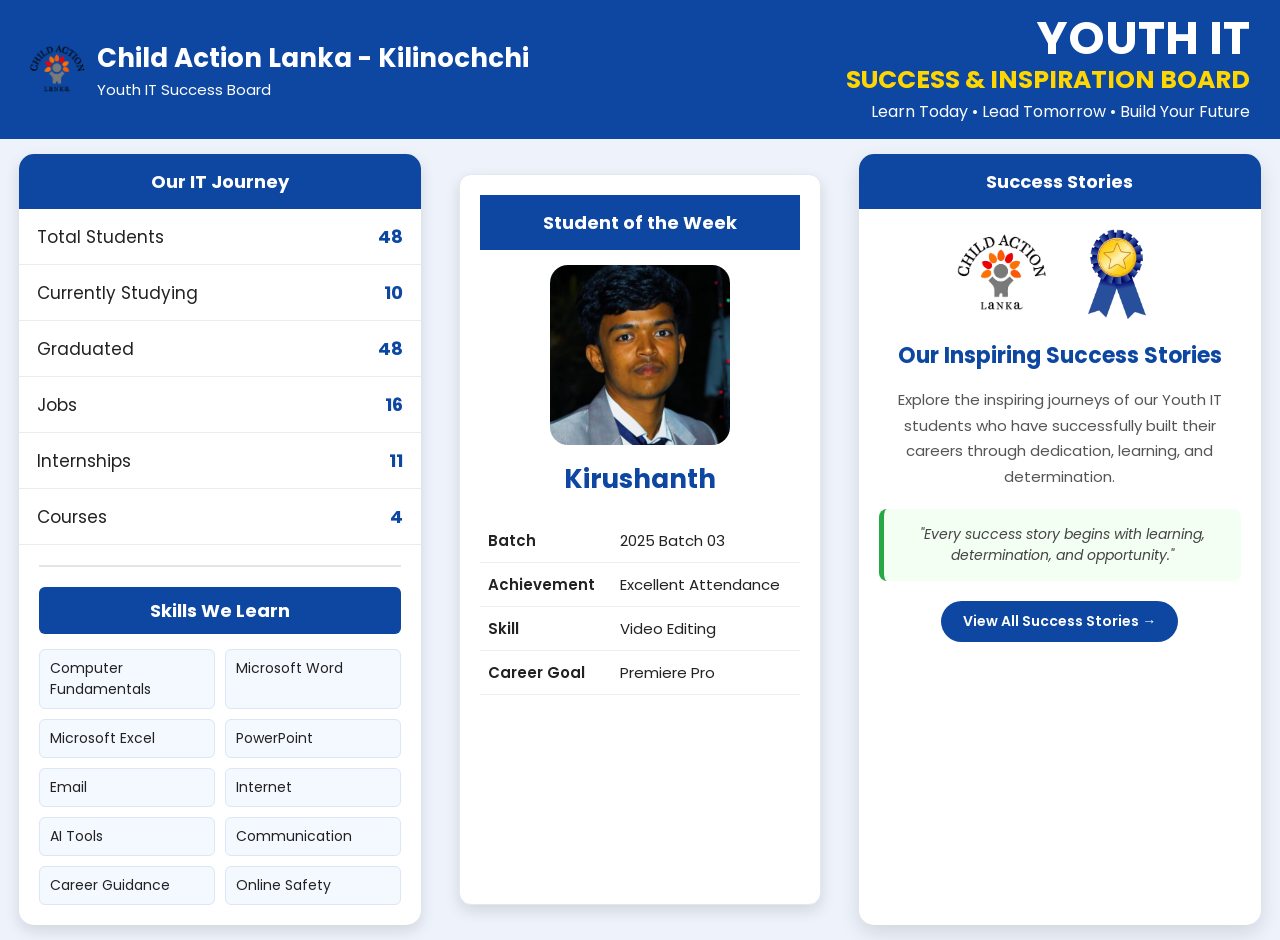
<file: index.html>
<!DOCTYPE html>
<html lang="en">

<head>
    <meta charset="UTF-8">
    <meta name="viewport" content="width=device-width, initial-scale=1.0">
    <title>Youth IT Dashboard</title>

    <link rel="stylesheet" href="style.css">

    <link href="https://cdnjs.cloudflare.com/ajax/libs/font-awesome/6.5.2/css/all.min.css" rel="stylesheet">
</head>

<body>

    <header class="top-header">

        <div class="logo">
            <img src="images/logo.png">
            <div>
                <h2>Child Action Lanka - Kilinochchi
                </h2>
                <p>Youth IT Success Board</p>
            </div>
        </div>

        <div class="title">
            <h1>YOUTH IT</h1>
            <h2>SUCCESS & INSPIRATION BOARD</h2>
            <p>Learn Today • Lead Tomorrow • Build Your Future</p>
        </div>

    </header>

    <section class="dashboard">

        <!-- Left -->

        <div class="card stats stats-card">
            <h3>Our IT Journey</h3>

            <div class="stat">
                <span>Total Students</span>
                <b>98</b>
            </div>

            <div class="stat">
                <span>Currently Studying</span>
                <b>10</b>
            </div>

            <div class="stat">
                <span>Graduated</span>
                <b>50</b>
            </div>

            <div class="stat">
                <span>Jobs</span>
                <b>16</b>
            </div>

            <div class="stat">
                <span>Internships</span>
                <b>11</b>
            </div>

            <div class="stat">
                <span>Courses</span>
                <b>4</b>
            </div>

            <!-- Skills Section -->
            <div class="skills-section">

                <h4>Skills We Learn</h4>

                <ul class="skills-list">
                    <li>Computer Fundamentals</li>
                    <li>Microsoft Word</li>
                    <li>Microsoft Excel</li>
                    <li>PowerPoint</li>
                    <li>Email</li>
                    <li>Internet</li>
                    <li>AI Tools</li>
                    <li>Communication</li>
                    <li>Career Guidance</li>
                    <li>Online Safety</li>
                </ul>

            </div>

        </div>

        </div>

        <!-- Student -->

        <div class="card success-details">

            <h3>Student of the Week</h3>

            <img src="images/kirushanth.png" class="student">

            <h2>Kirushanth</h2>

            <table>
                <tr>
                    <td>Batch</td>
                    <td>2025 Batch 03</td>
                </tr>

                <tr>
                    <td>Achievement</td>
                    <td>Excellent Attendance</td>
                </tr>

                <tr>
                    <td>Skill</td>
                    <td>Video Editing</td>
                </tr>

                <tr>
                    <td>Career Goal</td>
                    <td>Premiere Pro</td>
                </tr>
            </table>

        </div>

        <!-- Success -->
        <div class="card success-card">

            <h3>Success Stories</h3>

            <div class="success-content">

                <!-- Top Logos -->
                <div class="logo-row">
                    <img src="images/logo.png" alt="Organization Logo" class="top-logo">

                    <img src="images/ach.png" alt="Achievement Logo" class="top-logo">
                </div>

                <h2>Our Inspiring Success Stories</h2>

                <p>
                    Explore the inspiring journeys of our Youth IT students who have
                    successfully built their careers through dedication, learning,
                    and determination.
                </p>

                <blockquote>
                    "Every success story begins with learning, determination, and opportunity."
                </blockquote>

                <div class="btn-area">
                    <a href="success-stories.html" class="success-btn">
                        View All Success Stories →
                    </a>
                </div>

            </div>

        </div>

        </div>
    </section>

    <script src="script.js"></script>

</body>

</html>
</file>
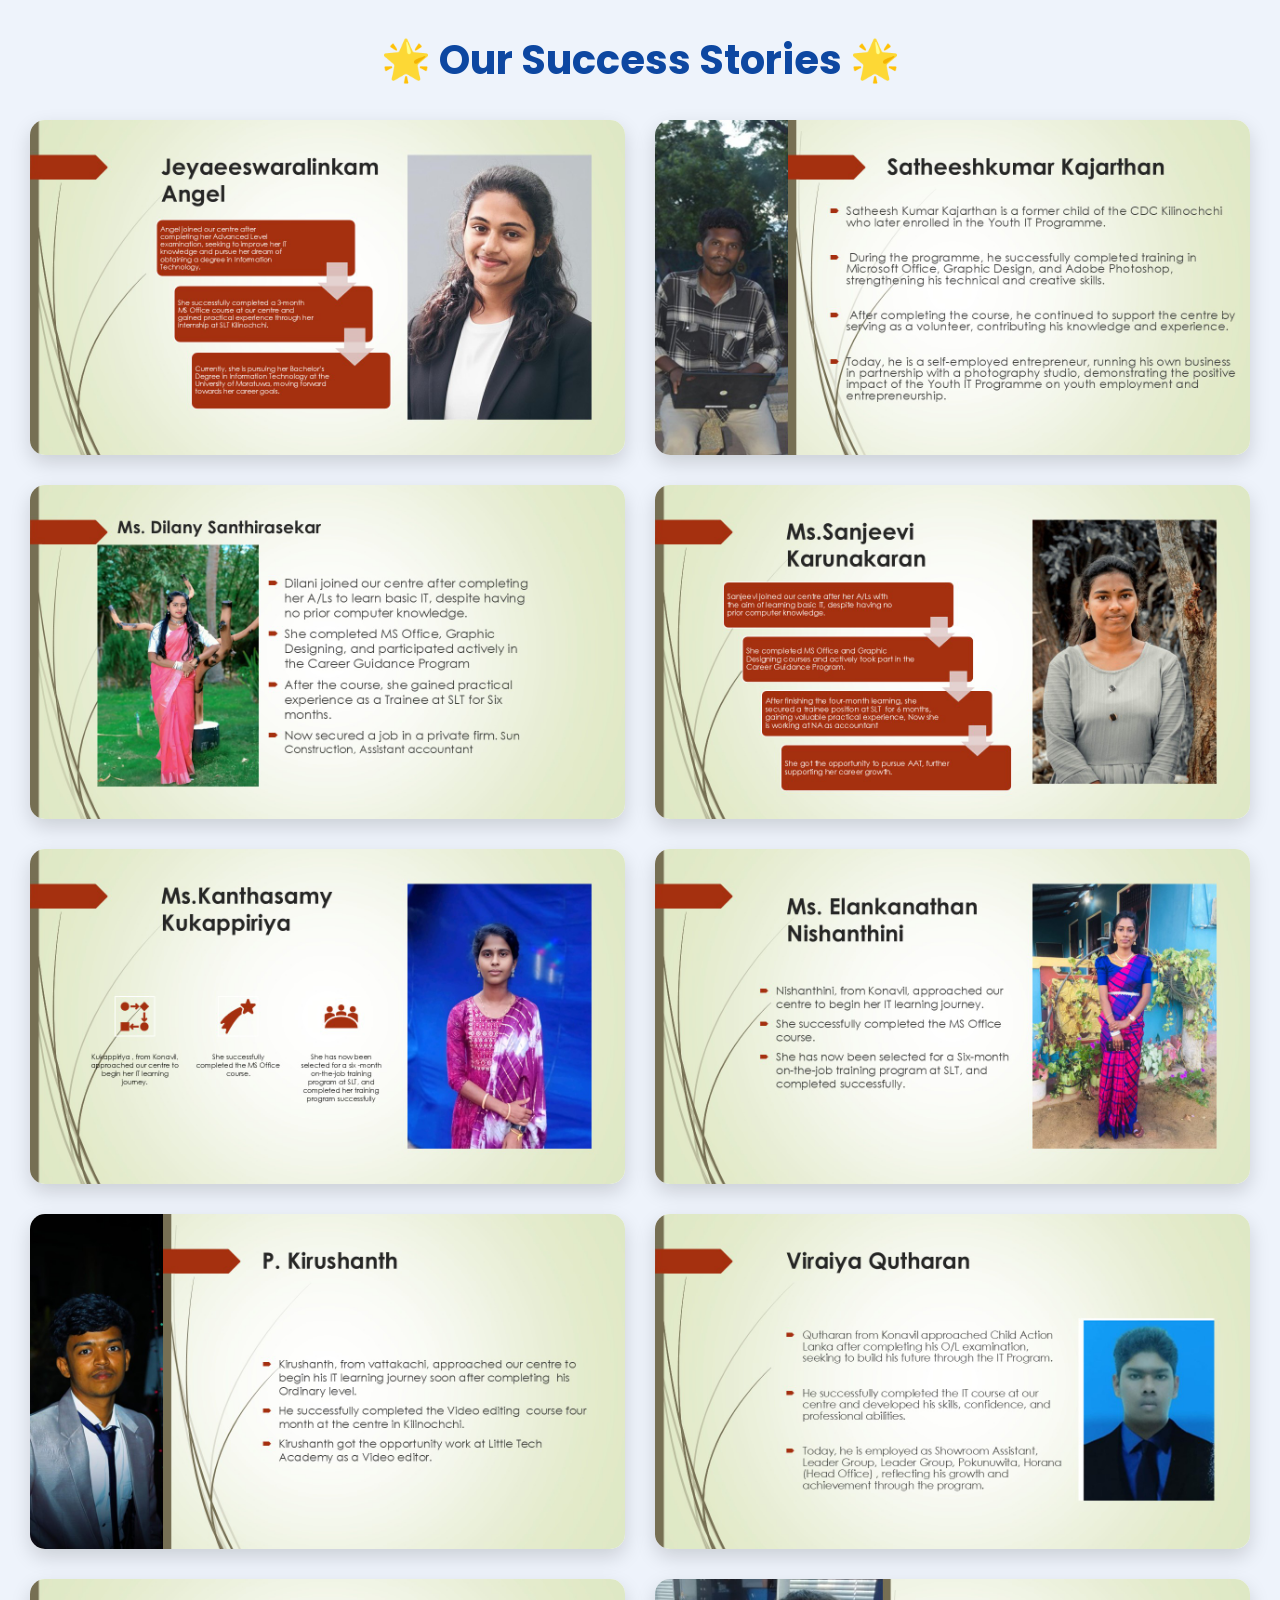
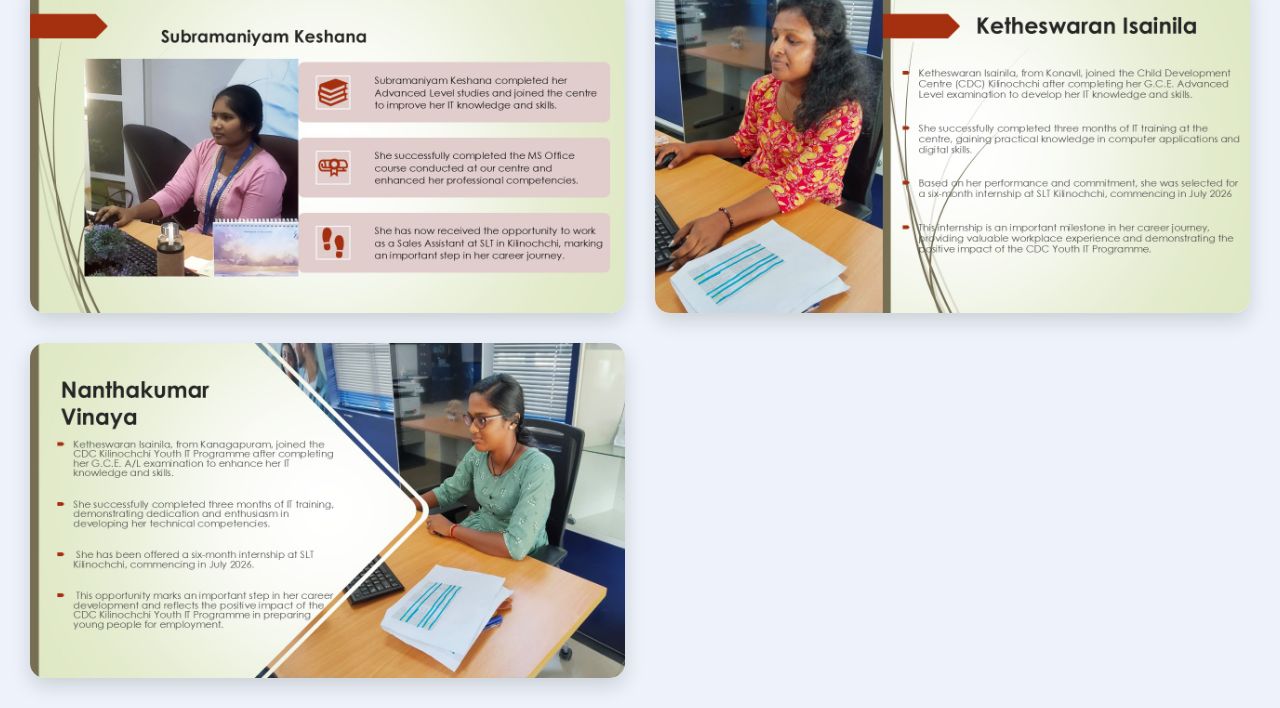
<file: success-stories.html>
<!DOCTYPE html>
<html lang="en">

<head>
    <meta charset="UTF-8">
    <meta name="viewport" content="width=device-width, initial-scale=1.0">
    <title>Success Stories</title>

    <link rel="stylesheet" href="success.css">

</head>

<body>

    <h1 class="page-title">🌟 Our Success Stories 🌟</h1>

    <div class="student-container">

        <div class="story-card">
            <img src="images/success/1.jpeg" alt="Student 1">
        </div>

        <div class="story-card">
            <img src="images/success/2.jpeg" alt="Student 2">
        </div>

        <div class="story-card">
            <img src="images/success/3.jpeg" alt="Student 3">
        </div>

        <div class="story-card">
            <img src="images/success/4.jpeg" alt="Student 4">
        </div>

        <div class="story-card">
            <img src="images/success/5.jpeg" alt="Student 5">
        </div>

        <div class="story-card">
            <img src="images/success/6.jpeg" alt="Student 6">
        </div>

        <div class="story-card">
            <img src="images/success/7.jpeg" alt="Student 7">
        </div>

        <div class="story-card">
            <img src="images/success/8.jpeg" alt="Student 8">
        </div>

        <div class="story-card">
            <img src="images/success/9.jpeg" alt="Student 9">
        </div>

        <div class="story-card">
            <img src="images/success/10.jpeg" alt="Student 10">
        </div>

        <div class="story-card">
            <img src="images/success/11.jpeg" alt="Student 11">
        </div>

    </div>

</body>

</html>
</file>
<file: style.css>
/* ===============================
   GOOGLE FONT
================================== */
@import url('https://fonts.googleapis.com/css2?family=Poppins:wght@300;400;500;600;700&display=swap');

* {
    margin: 0;
    padding: 0;
    box-sizing: border-box;
    font-family: 'Poppins', sans-serif;
}

body {
    background: #eef3fb;
    color: #222;
    font-size: 14px;
}

/* ===============================
   HEADER
================================== */

.top-header {
    background: #0d47a1;
    color: #fff;
    display: flex;
    justify-content: space-between;
    align-items: center;
    padding: 15px 30px;
}

.logo {
    display: flex;
    align-items: center;
    gap: 12px;
}

.logo img {
    width: 55px;
}

.logo h2 {
    font-size: 26px;
}

.logo p {
    font-size: 15px;
}

.title {
    text-align: right;
}

.title h1 {
    font-size: 46px;
    font-weight: 700;
    line-height: 1;
}

.title h2 {
    font-size: 25px;
    color: #FFD600;
}

.title p {
    font-size: 16px;
}

/* ===============================
   DASHBOARD
================================== */

.dashboard {
    width: 97%;
    margin: 15px auto;
    display: grid;
    grid-template-columns: repeat(3, 1fr);
    gap: 18px;
}

/* ===============================
   CARD
================================== */

.card {
    background: #fff;
    border-radius: 15px;
    overflow: hidden;
    box-shadow: 0 6px 15px rgba(0, 0, 0, .12);
    transition: .3s;
}

.card:hover {
    transform: translateY(-5px);
}

.card h2 {
    text-align: center;
    margin: 15px 0;
    font-size: 28px;
    font-weight: 700;
}

.card h3 {
    background: #0d47a1;
    color: #fff;
    text-align: center;
    padding: 14px;
    font-size: 18px;
}

.card-body {
    padding: 18px;
}

/* ===============================
   STATISTICS
================================== */

.stat {
    display: flex;
    justify-content: space-between;
    align-items: center;
    padding: 14px 18px;
    border-bottom: 1px solid #ececec;
}

.stat span {
    font-size: 17px;
}

.stat b {
    font-size: 18px;
    color: #0d47a1;
}

/* ===============================
   IMAGES
================================== */

.student,
.success-img {
    width: 180px;
    height: 180px;
    object-fit: cover;
    border-radius: 18px;
    display: block;
    margin: 15px auto;
    display: block;
}

/* ===============================
   NAME
================================== */

.student-name,
.success-content h2 {
    text-align: center;
    font-size: 28px;
    font-weight: 700;
    color: #111;
    margin: 15px 0;
}

.success-details {
    margin: 20px;
    padding: 20px;
    border: 1px solid #e2e8f0;
    border-radius: 12px;
    background: #ffffff;
}

.success-details p {
    margin: 6px 0;
    font-size: 16px;
    line-height: 1.6;
}

.student-details h2,
.success-details h2 {
    font-size: 26px;
    font-weight: 700;
    margin-bottom: 20px;
    color: #0d47a1;
}

/* ===============================
   TABLE
================================== */

table {
    width: 100%;
    border-collapse: collapse;
}

table td {
    padding: 10px 8px;
    border-bottom: 1px solid #eee;
    font-size: 15px;
}

table td:first-child {
    font-weight: 600;
}

/* ===============================
   SUCCESS STORY
================================== */

/* Success Card */

.success-card {
    background: #fff;
    border-radius: 15px;
    overflow: hidden;
    box-shadow: 0 8px 20px rgba(0, 0, 0, .12);
    transition: .3s;
}

.success-card:hover {
    transform: translateY(-5px);
}

/* Content */

.success-content {
    padding: 20px;
    text-align: center;
}

/* Two Logos */

.logo-row {
    display: flex;
    justify-content: center;
    align-items: center;
    gap: 25px;
    margin-bottom: 20px;
}

.top-logo {
    width: 90px;
    height: 90px;
    object-fit: contain;
    transition: .3s;
}

.top-logo:hover {
    transform: scale(1.08);
}

/* Title */

.success-content h2 {
    font-size: 22px;
    color: #0d47a1;
    margin-bottom: 15px;
}

/* Description */

.success-content p {
    font-size: 15px;
    line-height: 1.7;
    color: #555;
    margin-bottom: 20px;
}

/* Quote */

blockquote {
    background: #f4fff4;
    border-left: 5px solid #28a745;
    padding: 15px;
    border-radius: 8px;
    font-style: italic;
    color: #444;
    margin-bottom: 20px;
}

/* Button */

.btn-area {
    text-align: center;
}

.success-btn {
    display: inline-block;
    background: #0d47a1;
    color: #fff;
    text-decoration: none;
    padding: 10px 22px;
    border-radius: 30px;
    font-weight: 600;
    transition: .3s;
}

.success-btn:hover {
    background: #ff9800;
    transform: translateY(-2px);
}


/* ===============================
   SKILLS
================================== */

.skills-section {
    margin: 20px;
    padding-top: 20px;
    border-top: 2px solid #e5e5e5;
}

.skills-section h4 {
    background: #0d47a1;
    color: #fff;
    text-align: center;
    padding: 10px;
    border-radius: 6px;
    font-size: 18px;
    margin-bottom: 15px;
}

.skills-list {
    list-style: none;
    display: grid;
    grid-template-columns: repeat(2, 1fr);
    gap: 10px;
    padding: 0;
}

.skills-list li {
    background: #f4f8ff;
    padding: 8px 10px;
    border-radius: 6px;
    font-size: 14px;
    border: 1px solid #dce6f7;
    transition: .3s;
}

.skills-list li:hover {
    background: #0d47a1;
    color: #fff;
}

/* ===============================
   FOOTER
================================== */

footer {
    background: #0d47a1;
    color: #fff;
    text-align: center;
    padding: 15px;
    margin-top: 20px;
    font-size: 14px;
}

/* ===============================
   RESPONSIVE
================================== */

@media(max-width:1200px) {

    .dashboard {
        grid-template-columns: repeat(2, 1fr);
    }

}

@media(max-width:768px) {

    .dashboard {
        grid-template-columns: 1fr;
    }

    .top-header {
        flex-direction: column;
        text-align: center;
    }

    .title {
        text-align: center;
        margin-top: 10px;
    }

    .title h1 {
        font-size: 34px;
    }

    .title h2 {
        font-size: 20px;
    }

    .student,
    .success-img {
        width: 150px;
        height: 150px;
    }

    .skills-list {
        grid-template-columns: 1fr;
    }

}
</file>
<file: success.css>
@import url('https://fonts.googleapis.com/css2?family=Poppins:wght@300;400;600;700&display=swap');

* {
    margin: 0;
    padding: 0;
    box-sizing: border-box;
    font-family: 'Poppins', sans-serif;
}

body {
    background: #eef3fb;
    padding: 30px;
}

.page-title {
    text-align: center;
    font-size: 40px;
    color: #0d47a1;
    margin-bottom: 30px;
}

/* 2 Images Per Row */
.student-container {
    display: grid;
    grid-template-columns: repeat(2, 1fr);
    gap: 30px;
    max-width: 1400px;
    margin: auto;
}

/* Card */
.story-card {
    background: #fff;
    border-radius: 15px;
    overflow: hidden;
    box-shadow: 0 8px 20px rgba(0, 0, 0, .15);
    transition: .3s;
}

.story-card:hover {
    transform: translateY(-8px);
    box-shadow: 0 15px 30px rgba(0, 0, 0, .25);
}

/* Large Image */
.story-card img {
    width: 100%;
    height: auto;
    display: block;
}

/* Mobile */
@media(max-width:768px) {

    .student-container {
        grid-template-columns: 1fr;
    }

    .page-title {
        font-size: 30px;
    }

}
</file>
